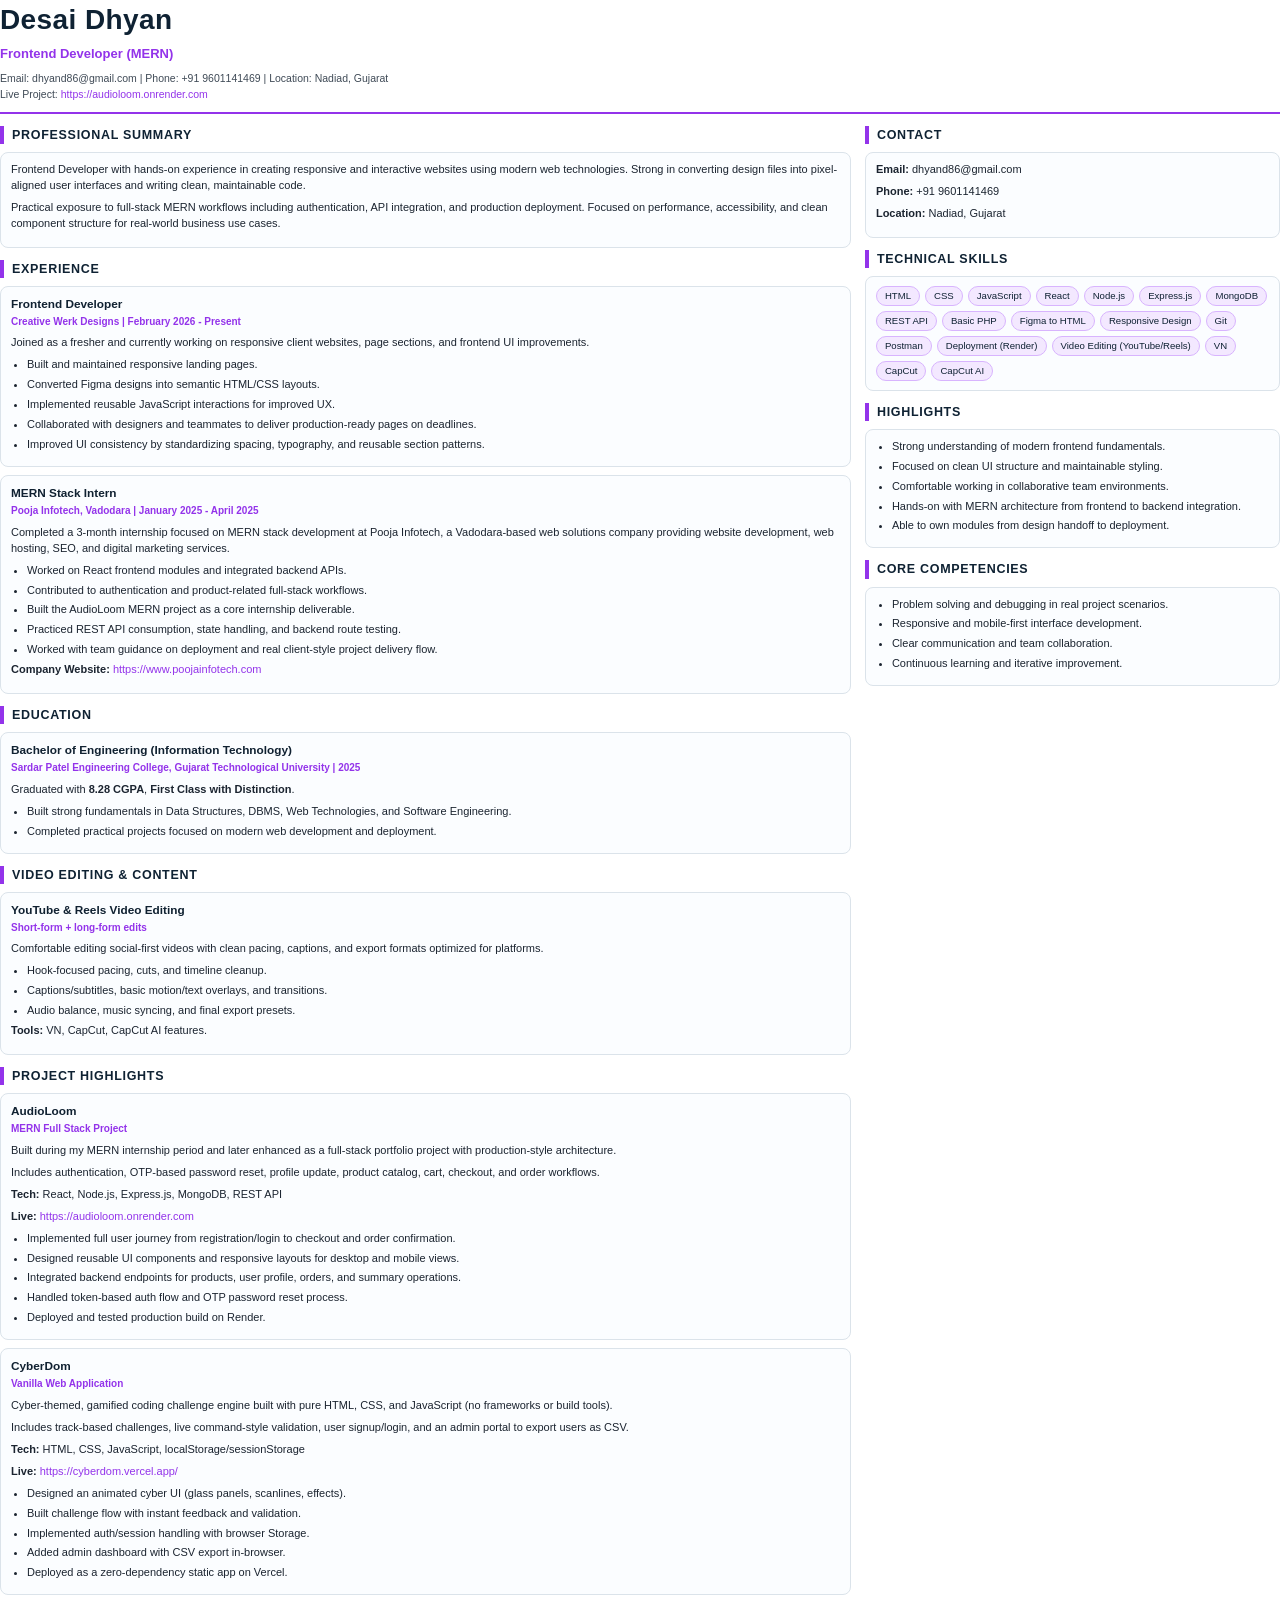
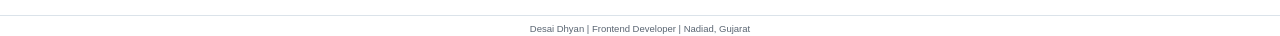
<file: resume-print.html>
<!DOCTYPE html>
<html lang="en">
<head>
  <meta charset="UTF-8" />
  <meta name="viewport" content="width=device-width, initial-scale=1.0" />
  <title>Desai Dhyan Resume</title>
  <style>
    @page { size: A4; margin: 14mm; }
    * { box-sizing: border-box; }
    body {
      margin: 0;
      font-family: "Segoe UI", Arial, sans-serif;
      color: #1b2430;
      font-size: 11px;
      line-height: 1.45;
      background: #ffffff;
    }
    .sheet { width: 100%; }
    .header {
      border-bottom: 2px solid #9333ea;
      padding-bottom: 10px;
      margin-bottom: 12px;
    }
    .name {
      font-size: 28px;
      font-weight: 700;
      letter-spacing: 0.4px;
      color: #0f2233;
      margin: 0;
    }
    .role { margin: 4px 0 8px; font-size: 13px; font-weight: 600; color: #9333ea; }
    .contact { color: #3f4a56; font-size: 10.5px; }
    .grid {
      display: grid;
      grid-template-columns: 2.05fr 1fr;
      gap: 14px;
      align-items: start;
    }
    .section { margin-bottom: 12px; }
    .section h2 {
      margin: 0 0 8px;
      font-size: 12.5px;
      letter-spacing: 0.7px;
      color: #0f2233;
      border-left: 4px solid #9333ea;
      padding-left: 8px;
      text-transform: uppercase;
    }
    .card {
      border: 1px solid #dbe3ea;
      border-radius: 8px;
      padding: 9px 10px;
      margin-bottom: 8px;
      break-inside: avoid;
      background: #fbfdff;
    }
    .title { margin: 0; font-size: 11.8px; font-weight: 700; color: #102131; }
    .meta { margin: 2px 0 6px; color: #9333ea; font-weight: 600; font-size: 10px; }
    p { margin: 0 0 6px; }
    ul { margin: 0; padding-left: 16px; }
    li { margin-bottom: 4px; }
    .chips { display: flex; flex-wrap: wrap; gap: 5px; }
    .chip {
      border: 1px solid #d8b4fe;
      background: #f3e8ff;
      border-radius: 999px;
      padding: 2px 8px;
      font-size: 9.6px;
      color: #0f2233;
    }
    a { color: #9333ea; text-decoration: none; }
    .footer {
      margin-top: 8px;
      border-top: 1px solid #dbe3ea;
      padding-top: 6px;
      font-size: 9.5px;
      color: #5a6572;
      text-align: center;
    }
  </style>
</head>
<body>
  <div class="sheet">
    <header class="header">
      <h1 class="name">Desai Dhyan</h1>
      <div class="role">Frontend Developer (MERN)</div>
      <div class="contact">
        Email: dhyand86@gmail.com | Phone: +91 9601141469 | Location: Nadiad, Gujarat<br />
        Live Project: <a href="https://audioloom.onrender.com">https://audioloom.onrender.com</a>
      </div>
    </header>

    <div class="grid">
      <main>
        <section class="section">
          <h2>Professional Summary</h2>
          <div class="card">
            <p>Frontend Developer with hands-on experience in creating responsive and interactive websites using modern web technologies. Strong in converting design files into pixel-aligned user interfaces and writing clean, maintainable code.</p>
            <p>Practical exposure to full-stack MERN workflows including authentication, API integration, and production deployment. Focused on performance, accessibility, and clean component structure for real-world business use cases.</p>
          </div>
        </section>

        <section class="section">
          <h2>Experience</h2>
          <div class="card">
            <p class="title">Frontend Developer</p>
            <p class="meta">Creative Werk Designs | February 2026 - Present</p>
            <p>Joined as a fresher and currently working on responsive client websites, page sections, and frontend UI improvements.</p>
            <ul>
              <li>Built and maintained responsive landing pages.</li>
              <li>Converted Figma designs into semantic HTML/CSS layouts.</li>
              <li>Implemented reusable JavaScript interactions for improved UX.</li>
              <li>Collaborated with designers and teammates to deliver production-ready pages on deadlines.</li>
              <li>Improved UI consistency by standardizing spacing, typography, and reusable section patterns.</li>
            </ul>
          </div>

          <div class="card">
            <p class="title">MERN Stack Intern</p>
            <p class="meta">Pooja Infotech, Vadodara | January 2025 - April 2025</p>
            <p>Completed a 3-month internship focused on MERN stack development at Pooja Infotech, a Vadodara-based web solutions company providing website development, web hosting, SEO, and digital marketing services.</p>
            <ul>
              <li>Worked on React frontend modules and integrated backend APIs.</li>
              <li>Contributed to authentication and product-related full-stack workflows.</li>
              <li>Built the AudioLoom MERN project as a core internship deliverable.</li>
              <li>Practiced REST API consumption, state handling, and backend route testing.</li>
              <li>Worked with team guidance on deployment and real client-style project delivery flow.</li>
            </ul>
            <p><strong>Company Website:</strong> <a href="https://www.poojainfotech.com">https://www.poojainfotech.com</a></p>
          </div>
        </section>

        <section class="section">
          <h2>Education</h2>
          <div class="card">
            <p class="title">Bachelor of Engineering (Information Technology)</p>
            <p class="meta">Sardar Patel Engineering College, Gujarat Technological University | 2025</p>
            <p>Graduated with <strong>8.28 CGPA</strong>, <strong>First Class with Distinction</strong>.</p>
            <ul>
              <li>Built strong fundamentals in Data Structures, DBMS, Web Technologies, and Software Engineering.</li>
              <li>Completed practical projects focused on modern web development and deployment.</li>
            </ul>
          </div>
        </section>

        <section class="section">
          <h2>Video Editing & Content</h2>
          <div class="card">
            <p class="title">YouTube & Reels Video Editing</p>
            <p class="meta">Short-form + long-form edits</p>
            <p>Comfortable editing social-first videos with clean pacing, captions, and export formats optimized for platforms.</p>
            <ul>
              <li>Hook-focused pacing, cuts, and timeline cleanup.</li>
              <li>Captions/subtitles, basic motion/text overlays, and transitions.</li>
              <li>Audio balance, music syncing, and final export presets.</li>
            </ul>
            <p><strong>Tools:</strong> VN, CapCut, CapCut AI features.</p>
          </div>
        </section>

        <section class="section">
          <h2>Project Highlights</h2>
          <div class="card">
            <p class="title">AudioLoom</p>
            <p class="meta">MERN Full Stack Project</p>
            <p>Built during my MERN internship period and later enhanced as a full-stack portfolio project with production-style architecture.</p>
            <p>Includes authentication, OTP-based password reset, profile update, product catalog, cart, checkout, and order workflows.</p>
            <p><strong>Tech:</strong> React, Node.js, Express.js, MongoDB, REST API</p>
            <p><strong>Live:</strong> <a href="https://audioloom.onrender.com">https://audioloom.onrender.com</a></p>
            <ul>
              <li>Implemented full user journey from registration/login to checkout and order confirmation.</li>
              <li>Designed reusable UI components and responsive layouts for desktop and mobile views.</li>
              <li>Integrated backend endpoints for products, user profile, orders, and summary operations.</li>
              <li>Handled token-based auth flow and OTP password reset process.</li>
              <li>Deployed and tested production build on Render.</li>
            </ul>
          </div>

          <div class="card">
            <p class="title">CyberDom</p>
            <p class="meta">Vanilla Web Application</p>
            <p>Cyber-themed, gamified coding challenge engine built with pure HTML, CSS, and JavaScript (no frameworks or build tools).</p>
            <p>Includes track-based challenges, live command-style validation, user signup/login, and an admin portal to export users as CSV.</p>
            <p><strong>Tech:</strong> HTML, CSS, JavaScript, localStorage/sessionStorage</p>
            <p><strong>Live:</strong> <a href="https://cyberdom.vercel.app/">https://cyberdom.vercel.app/</a></p>
            <ul>
              <li>Designed an animated cyber UI (glass panels, scanlines, effects).</li>
              <li>Built challenge flow with instant feedback and validation.</li>
              <li>Implemented auth/session handling with browser Storage.</li>
              <li>Added admin dashboard with CSV export in-browser.</li>
              <li>Deployed as a zero-dependency static app on Vercel.</li>
            </ul>
          </div>
        </section>
      </main>

      <aside>
        <section class="section">
          <h2>Contact</h2>
          <div class="card">
            <p><strong>Email:</strong> dhyand86@gmail.com</p>
            <p><strong>Phone:</strong> +91 9601141469</p>
            <p><strong>Location:</strong> Nadiad, Gujarat</p>
          </div>
        </section>

        <section class="section">
          <h2>Technical Skills</h2>
          <div class="card chips">
            <span class="chip">HTML</span><span class="chip">CSS</span><span class="chip">JavaScript</span><span class="chip">React</span>
            <span class="chip">Node.js</span><span class="chip">Express.js</span><span class="chip">MongoDB</span><span class="chip">REST API</span>
            <span class="chip">Basic PHP</span><span class="chip">Figma to HTML</span><span class="chip">Responsive Design</span>
            <span class="chip">Git</span><span class="chip">Postman</span><span class="chip">Deployment (Render)</span>
            <span class="chip">Video Editing (YouTube/Reels)</span><span class="chip">VN</span><span class="chip">CapCut</span><span class="chip">CapCut AI</span>
          </div>
        </section>

        <section class="section">
          <h2>Highlights</h2>
          <div class="card">
            <ul>
              <li>Strong understanding of modern frontend fundamentals.</li>
              <li>Focused on clean UI structure and maintainable styling.</li>
              <li>Comfortable working in collaborative team environments.</li>
              <li>Hands-on with MERN architecture from frontend to backend integration.</li>
              <li>Able to own modules from design handoff to deployment.</li>
            </ul>
          </div>
        </section>

        <section class="section">
          <h2>Core Competencies</h2>
          <div class="card">
            <ul>
              <li>Problem solving and debugging in real project scenarios.</li>
              <li>Responsive and mobile-first interface development.</li>
              <li>Clear communication and team collaboration.</li>
              <li>Continuous learning and iterative improvement.</li>
            </ul>
          </div>
        </section>
      </aside>
    </div>

    <div class="footer">Desai Dhyan | Frontend Developer | Nadiad, Gujarat</div>
  </div>

  <script>
    const params = new URLSearchParams(window.location.search);
    if (params.get('print') === '1') {
      const returnUrl = 'resume.html';
      let printStarted = false;

      function returnToSite() {
        if (!printStarted) return;
        try {
          if (window.opener && !window.opener.closed) {
            window.opener.location.href = returnUrl;
            window.opener.focus();
            window.close();
            return;
          }
        } catch (_) {}

        window.location.href = returnUrl;
      }

      window.addEventListener('afterprint', returnToSite);
      window.addEventListener('focus', returnToSite);

      window.addEventListener('load', () => {
        printStarted = true;
        window.print();
      });
    }
  </script>
</body>
</html>
</file>
